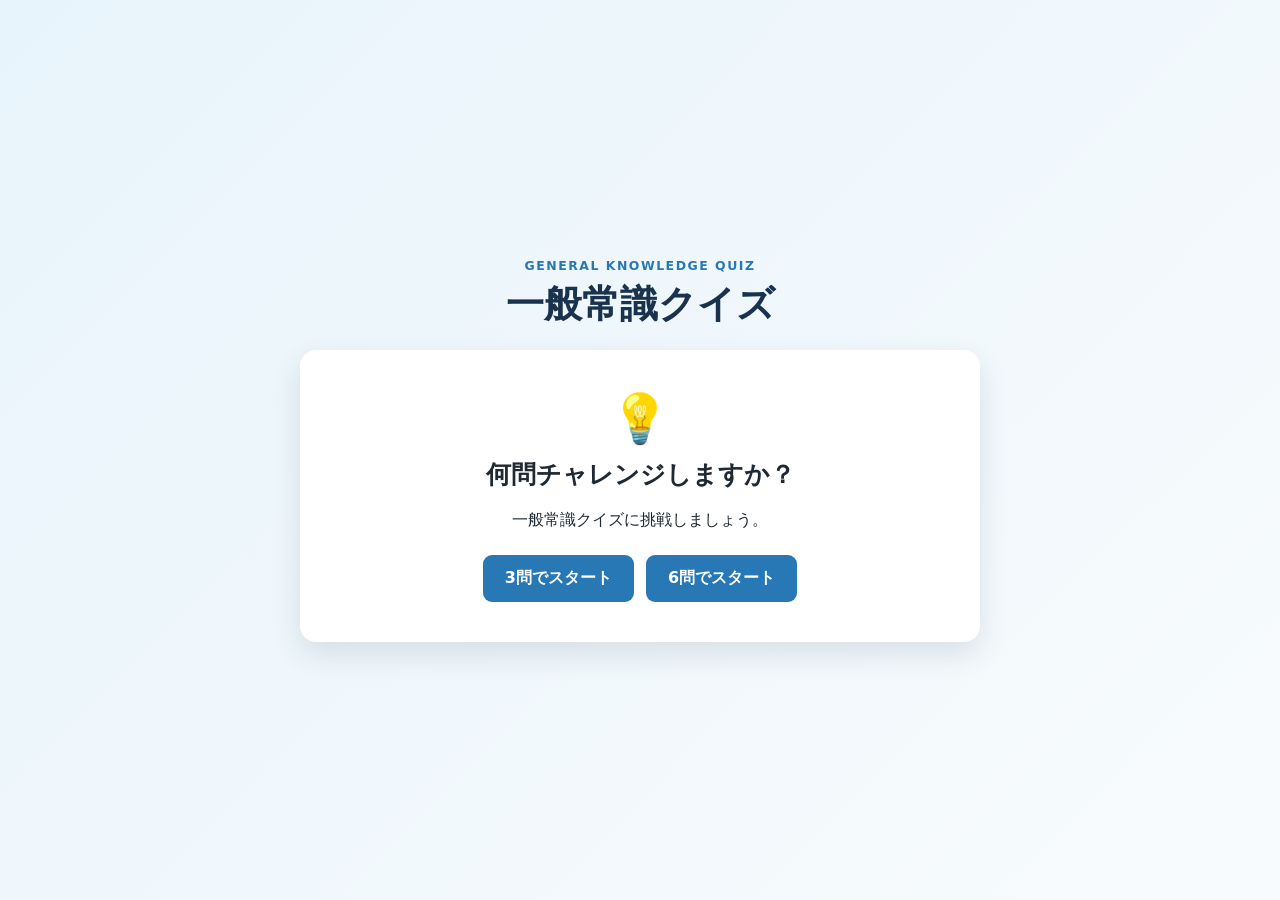
<file: index.html>
<!DOCTYPE html>
<html lang="ja">
  <head>
    <meta charset="UTF-8" />
    <meta name="viewport" content="width=device-width, initial-scale=1.0" />
    <meta name="description" content="一般常識を楽しく学べる4択クイズアプリ" />
    <title>一般常識クイズ</title>
    <link rel="stylesheet" href="style.css" />
  </head>
  <body>
    <main class="quiz-container">
      <header class="quiz-header">
        <p class="eyebrow">GENERAL KNOWLEDGE QUIZ</p>
        <h1>一般常識クイズ</h1>
        <p id="progress" class="progress" aria-live="polite"></p>
      </header>

      <section id="start-screen" class="quiz-card start-screen" aria-labelledby="start-title">
        <p class="start-mark" aria-hidden="true">💡</p>
        <h2 id="start-title">何問チャレンジしますか？</h2>
        <p>一般常識クイズに挑戦しましょう。</p>
        <div class="start-buttons">
          <button class="primary-button start-button" type="button" data-question-count="3">3問でスタート</button>
          <button class="primary-button start-button" type="button" data-question-count="6">6問でスタート</button>
        </div>
      </section>

      <section id="quiz-screen" class="quiz-card" aria-labelledby="question" hidden>
        <h2 id="question"></h2>
        <div id="choices" class="choices" role="group" aria-label="回答の選択肢"></div>
        <div id="feedback" class="feedback" aria-live="polite" hidden></div>
        <button id="next-button" class="primary-button" type="button" hidden>次の問題へ</button>
      </section>

      <section id="result-screen" class="quiz-card result" aria-labelledby="result-title" hidden>
        <p class="result-mark" aria-hidden="true">🏆</p>
        <h2 id="result-title">クイズ終了！</h2>
        <p id="score" class="score" aria-live="polite"></p>
        <p id="score-message"></p>
        <div class="restart-buttons">
          <button class="primary-button restart-button" type="button" data-question-count="3">3問でもう一度挑戦する</button>
          <button class="primary-button restart-button" type="button" data-question-count="6">6問でもう一度挑戦する</button>
        </div>
      </section>
    </main>

    <script src="script.js"></script>
  </body>
</html>
</file>
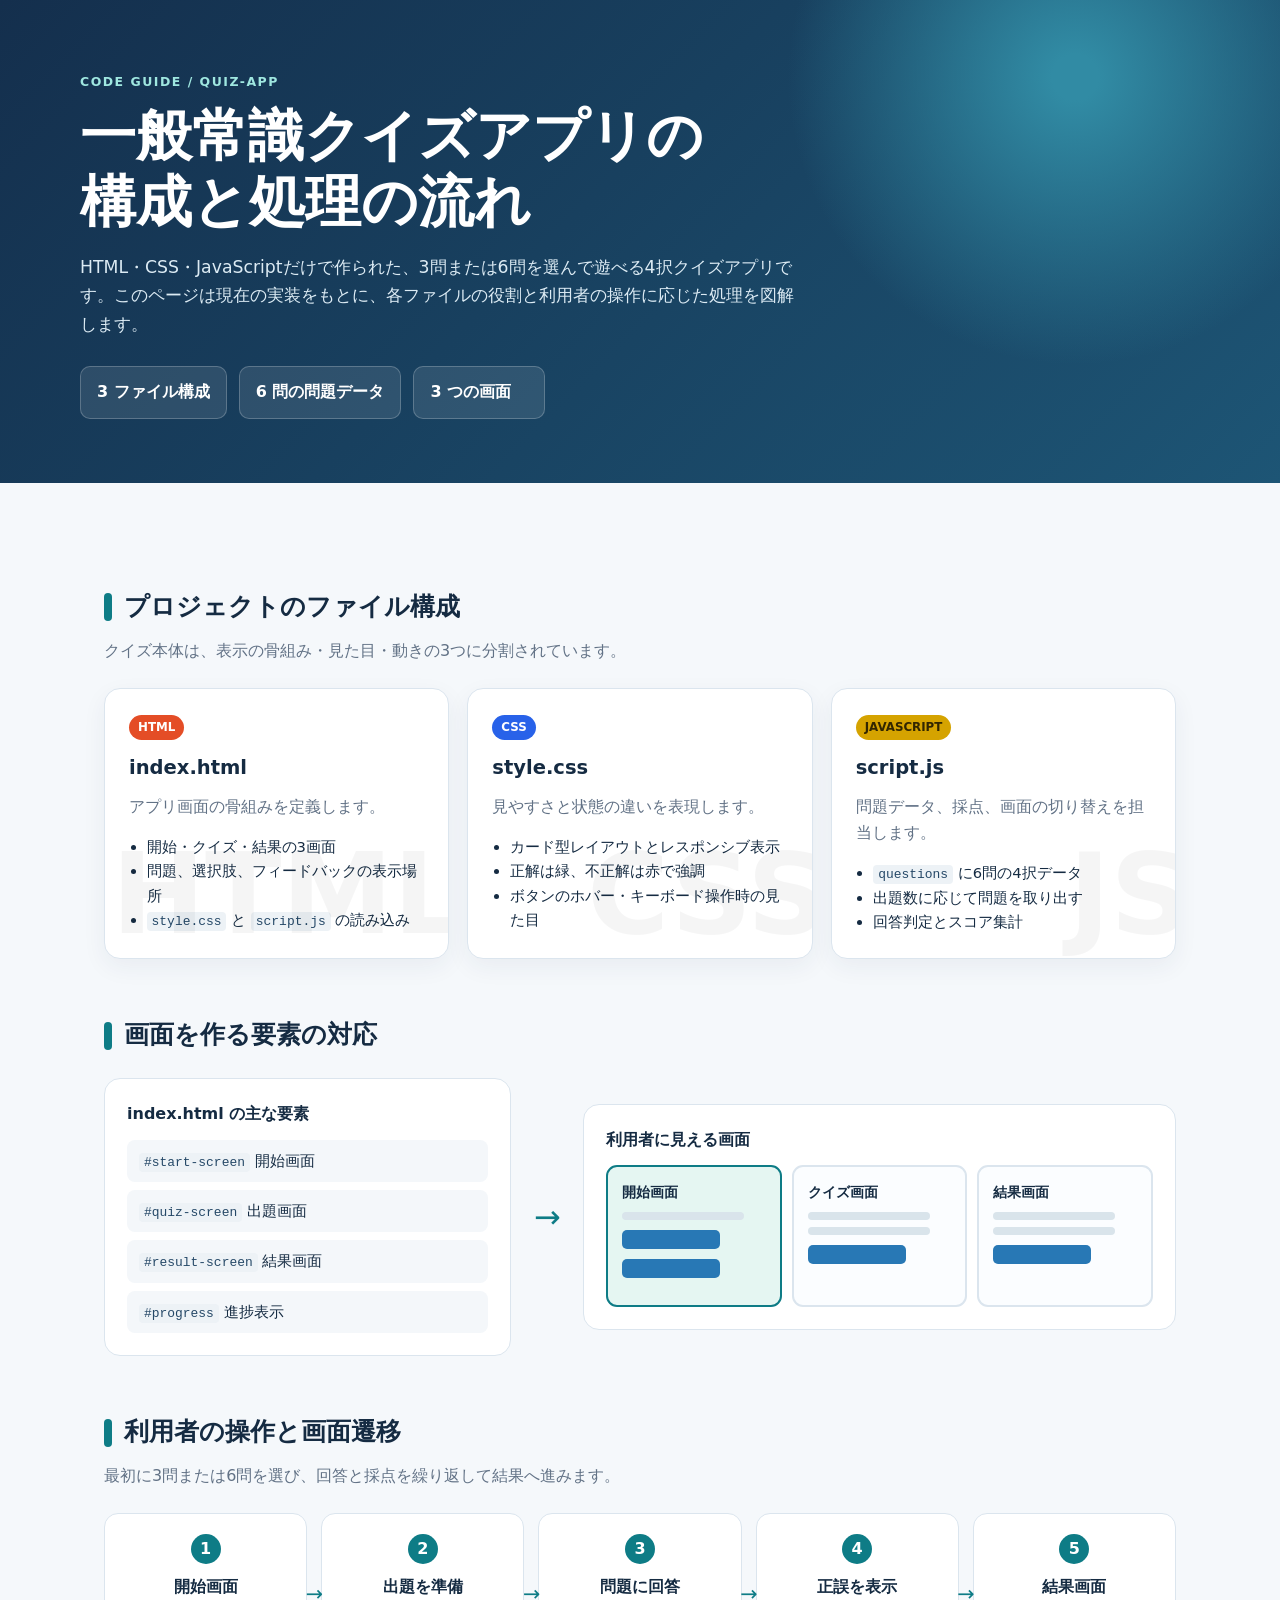
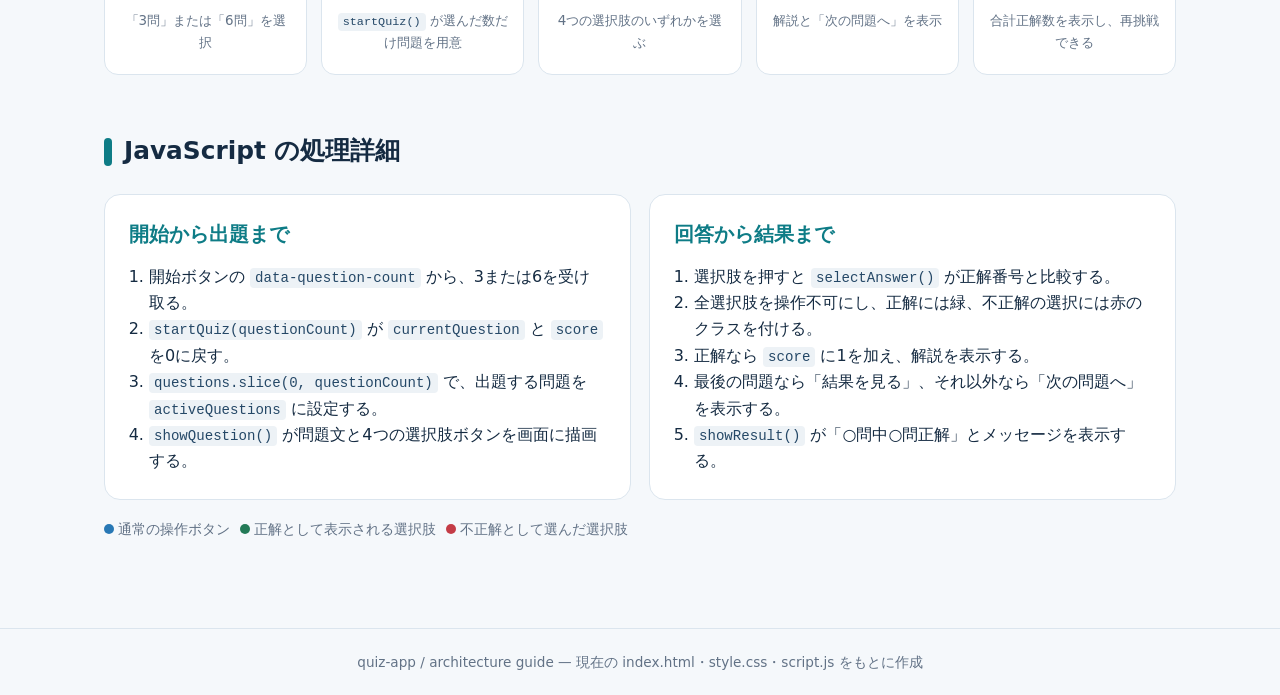
<file: docs/architecture.html>
<!DOCTYPE html>
<html lang="ja">
  <head>
    <meta charset="UTF-8" />
    <meta name="viewport" content="width=device-width, initial-scale=1.0" />
    <title>quiz-app | コード構成と処理の流れ</title>
    <style>
      :root { --ink:#152b42; --muted:#627286; --line:#dbe5ee; --page:#f5f8fb; --card:#fff; --html:#e44d26; --css:#2862e9; --js:#d5a300; --accent:#0e7c86; --mint:#e5f6f2; }
      * { box-sizing: border-box; }
      html { scroll-behavior: smooth; }
      body { margin:0; color:var(--ink); background:var(--page); font-family:system-ui,-apple-system,"Hiragino Kaku Gothic ProN","Yu Gothic",sans-serif; line-height:1.65; }
      .hero { padding:72px 24px 64px; color:#fff; background:radial-gradient(circle at 84% 16%,#318ba4 0 2%,transparent 25%),linear-gradient(135deg,#142f4d,#1d5575); }
      .wrap { width:min(1120px,100%); margin:auto; }
      .eyebrow { margin:0 0 10px; color:#9fe7e0; letter-spacing:.12em; font-size:.78rem; font-weight:800; }
      h1 { margin:0; font-size:clamp(2rem,5vw,3.5rem); line-height:1.18; }
      .lead { max-width:720px; margin:18px 0 0; color:#dcebf4; font-size:1.08rem; }
      .stats { display:flex; flex-wrap:wrap; gap:12px; margin-top:28px; }
      .stat { min-width:132px; padding:12px 16px; border:1px solid rgb(255 255 255 / .22); border-radius:10px; background:rgb(255 255 255 / .1); font-weight:700; }
      main { padding:48px 24px 72px; }
      section { margin-top:56px; }
      h2 { display:flex; align-items:center; gap:12px; margin:0 0 22px; font-size:1.55rem; }
      h2::before { width:8px; height:28px; border-radius:5px; background:var(--accent); content:""; }
      .section-note { margin:-12px 0 24px; color:var(--muted); }
      .file-grid { display:grid; grid-template-columns:repeat(3,1fr); gap:18px; }
      .file-card { position:relative; min-height:244px; padding:24px; overflow:hidden; border:1px solid var(--line); border-radius:16px; background:var(--card); box-shadow:0 8px 24px rgb(26 56 84 / .06); }
      .file-card::after { position:absolute; right:-16px; bottom:-28px; color:rgb(0 0 0 / .04); font-size:7rem; font-weight:900; content:attr(data-kind); }
      .file-label { display:inline-block; margin-bottom:12px; padding:3px 9px; border-radius:999px; color:#fff; font-size:.74rem; font-weight:800; }
      .html { background:var(--html); }.css { background:var(--css); }.js { background:var(--js); color:#312600; }
      h3 { margin:0 0 9px; font-size:1.22rem; }
      .file-card p { margin:0; color:var(--muted); }
      .file-card ul { margin:15px 0 0; padding-left:1.1rem; font-size:.92rem; }
      .map { display:grid; grid-template-columns:1.1fr 48px 1.6fr; align-items:center; gap:12px; }
      .source, .app-area { padding:22px; border:1px solid var(--line); border-radius:16px; background:var(--card); }
      .source strong, .app-area strong { display:block; margin-bottom:12px; }
      .source-item { margin-top:8px; padding:9px 12px; border-radius:8px; background:#f4f7fa; font-size:.92rem; }
      .arrow { color:var(--accent); font-size:2rem; text-align:center; }
      .screens { display:grid; grid-template-columns:repeat(3,1fr); gap:10px; }
      .screen { min-height:142px; padding:14px; border:2px solid var(--line); border-radius:11px; background:#fbfdff; }
      .screen.active { border-color:var(--accent); background:var(--mint); }
      .screen-title { display:block; margin-bottom:8px; font-size:.86rem; font-weight:800; }
      .mini-line { width:85%; height:8px; margin:7px 0; border-radius:99px; background:#d9e4eb; }
      .mini-btn { width:68%; height:19px; margin-top:10px; border-radius:5px; background:#2878b5; }
      .flow { display:grid; grid-template-columns:repeat(5,1fr); gap:14px; align-items:stretch; }
      .step { position:relative; padding:20px 15px; border:1px solid var(--line); border-radius:14px; background:var(--card); text-align:center; }
      .step-num { display:grid; place-items:center; width:30px; height:30px; margin:0 auto 10px; border-radius:50%; color:#fff; background:var(--accent); font-weight:800; }
      .step h3 { font-size:1rem; }.step p { margin:6px 0 0; color:var(--muted); font-size:.84rem; }
      .step:not(:last-child)::after { position:absolute; z-index:1; top:50%; right:-17px; color:var(--accent); font-size:1.3rem; content:"→"; transform:translateY(-50%); }
      .logic { display:grid; grid-template-columns:1fr 1fr; gap:18px; }
      .logic-card { padding:24px; border-radius:16px; background:var(--card); border:1px solid var(--line); }
      .logic-card h3 { color:var(--accent); }
      .logic-card ol { margin:12px 0 0; padding-left:1.25rem; }
      code { padding:2px 5px; border-radius:4px; background:#edf2f6; color:#254867; font-family:ui-monospace,Consolas,monospace; font-size:.88em; }
      .legend { display:flex; flex-wrap:wrap; gap:10px; margin-top:18px; color:var(--muted); font-size:.9rem; }.dot { display:inline-block; width:10px; height:10px; margin-right:4px; border-radius:50%; }.correct { background:#237a57; }.incorrect { background:#c43c46; }.normal { background:#2878b5; }
      footer { padding:22px; border-top:1px solid var(--line); color:var(--muted); text-align:center; font-size:.85rem; }
      @media (max-width:800px) { .file-grid,.logic { grid-template-columns:1fr; }.flow { grid-template-columns:1fr; }.step:not(:last-child)::after { top:auto; right:auto; bottom:-23px; left:50%; transform:translateX(-50%) rotate(90deg); }.map { grid-template-columns:1fr; }.arrow { transform:rotate(90deg); }.screens { grid-template-columns:1fr; }.screen { min-height:92px; } }
    </style>
  </head>
  <body>
    <header class="hero">
      <div class="wrap">
        <p class="eyebrow">CODE GUIDE / QUIZ-APP</p>
        <h1>一般常識クイズアプリの<br>構成と処理の流れ</h1>
        <p class="lead">HTML・CSS・JavaScriptだけで作られた、3問または6問を選んで遊べる4択クイズアプリです。このページは現在の実装をもとに、各ファイルの役割と利用者の操作に応じた処理を図解します。</p>
        <div class="stats"><span class="stat">3 ファイル構成</span><span class="stat">6 問の問題データ</span><span class="stat">3 つの画面</span></div>
      </div>
    </header>

    <main class="wrap">
      <section>
        <h2>プロジェクトのファイル構成</h2>
        <p class="section-note">クイズ本体は、表示の骨組み・見た目・動きの3つに分割されています。</p>
        <div class="file-grid">
          <article class="file-card" data-kind="HTML"><span class="file-label html">HTML</span><h3>index.html</h3><p>アプリ画面の骨組みを定義します。</p><ul><li>開始・クイズ・結果の3画面</li><li>問題、選択肢、フィードバックの表示場所</li><li><code>style.css</code> と <code>script.js</code> の読み込み</li></ul></article>
          <article class="file-card" data-kind="CSS"><span class="file-label css">CSS</span><h3>style.css</h3><p>見やすさと状態の違いを表現します。</p><ul><li>カード型レイアウトとレスポンシブ表示</li><li>正解は緑、不正解は赤で強調</li><li>ボタンのホバー・キーボード操作時の見た目</li></ul></article>
          <article class="file-card" data-kind="JS"><span class="file-label js">JAVASCRIPT</span><h3>script.js</h3><p>問題データ、採点、画面の切り替えを担当します。</p><ul><li><code>questions</code> に6問の4択データ</li><li>出題数に応じて問題を取り出す</li><li>回答判定とスコア集計</li></ul></article>
        </div>
      </section>

      <section>
        <h2>画面を作る要素の対応</h2>
        <div class="map">
          <div class="source"><strong>index.html の主な要素</strong><div class="source-item"><code>#start-screen</code> 開始画面</div><div class="source-item"><code>#quiz-screen</code> 出題画面</div><div class="source-item"><code>#result-screen</code> 結果画面</div><div class="source-item"><code>#progress</code> 進捗表示</div></div>
          <div class="arrow" aria-hidden="true">→</div>
          <div class="app-area"><strong>利用者に見える画面</strong><div class="screens"><div class="screen active"><span class="screen-title">開始画面</span><div class="mini-line"></div><div class="mini-btn"></div><div class="mini-btn"></div></div><div class="screen"><span class="screen-title">クイズ画面</span><div class="mini-line"></div><div class="mini-line"></div><div class="mini-btn"></div></div><div class="screen"><span class="screen-title">結果画面</span><div class="mini-line"></div><div class="mini-line"></div><div class="mini-btn"></div></div></div></div>
        </div>
      </section>

      <section>
        <h2>利用者の操作と画面遷移</h2>
        <p class="section-note">最初に3問または6問を選び、回答と採点を繰り返して結果へ進みます。</p>
        <div class="flow"><article class="step"><div class="step-num">1</div><h3>開始画面</h3><p>「3問」または「6問」を選択</p></article><article class="step"><div class="step-num">2</div><h3>出題を準備</h3><p><code>startQuiz()</code> が選んだ数だけ問題を用意</p></article><article class="step"><div class="step-num">3</div><h3>問題に回答</h3><p>4つの選択肢のいずれかを選ぶ</p></article><article class="step"><div class="step-num">4</div><h3>正誤を表示</h3><p>解説と「次の問題へ」を表示</p></article><article class="step"><div class="step-num">5</div><h3>結果画面</h3><p>合計正解数を表示し、再挑戦できる</p></article></div>
      </section>

      <section>
        <h2>JavaScript の処理詳細</h2>
        <div class="logic">
          <article class="logic-card"><h3>開始から出題まで</h3><ol><li>開始ボタンの <code>data-question-count</code> から、3または6を受け取る。</li><li><code>startQuiz(questionCount)</code> が <code>currentQuestion</code> と <code>score</code> を0に戻す。</li><li><code>questions.slice(0, questionCount)</code> で、出題する問題を <code>activeQuestions</code> に設定する。</li><li><code>showQuestion()</code> が問題文と4つの選択肢ボタンを画面に描画する。</li></ol></article>
          <article class="logic-card"><h3>回答から結果まで</h3><ol><li>選択肢を押すと <code>selectAnswer()</code> が正解番号と比較する。</li><li>全選択肢を操作不可にし、正解には緑、不正解の選択には赤のクラスを付ける。</li><li>正解なら <code>score</code> に1を加え、解説を表示する。</li><li>最後の問題なら「結果を見る」、それ以外なら「次の問題へ」を表示する。</li><li><code>showResult()</code> が「○問中○問正解」とメッセージを表示する。</li></ol></article>
        </div>
        <p class="legend"><span><i class="dot normal"></i>通常の操作ボタン</span><span><i class="dot correct"></i>正解として表示される選択肢</span><span><i class="dot incorrect"></i>不正解として選んだ選択肢</span></p>
      </section>
    </main>
    <footer>quiz-app / architecture guide — 現在の index.html・style.css・script.js をもとに作成</footer>
  </body>
</html>
</file>
<file: style.css>
:root {
  --navy: #19324d;
  --blue: #2878b5;
  --pale-blue: #edf6fc;
  --green: #237a57;
  --red: #c43c46;
  --border: #d4e0e9;
  --text: #1f2933;
}

* { box-sizing: border-box; }

body {
  margin: 0;
  min-height: 100vh;
  display: grid;
  place-items: center;
  padding: 24px;
  color: var(--text);
  font-family: system-ui, -apple-system, "Hiragino Kaku Gothic ProN", "Yu Gothic", sans-serif;
  background: linear-gradient(135deg, #e8f4fb, #f8fbfd);
}

.quiz-container { width: min(100%, 680px); }

.quiz-header { text-align: center; margin-bottom: 20px; }
.eyebrow { margin: 0; color: var(--blue); font-size: .78rem; font-weight: 700; letter-spacing: .12em; }
h1 { margin: 6px 0 10px; color: var(--navy); font-size: clamp(1.8rem, 5vw, 2.4rem); }
.progress { margin: 0; font-weight: 700; color: #52616f; }

.quiz-card {
  padding: clamp(24px, 5vw, 40px);
  background: #fff;
  border-radius: 16px;
  box-shadow: 0 12px 30px rgb(25 50 77 / 12%);
}

h2 { margin: 0 0 26px; font-size: clamp(1.25rem, 3.5vw, 1.55rem); line-height: 1.65; }
.choices { display: grid; gap: 12px; }

.choice-button {
  width: 100%;
  padding: 15px 18px;
  border: 2px solid var(--border);
  border-radius: 10px;
  color: var(--text);
  background: #fff;
  text-align: left;
  font: inherit;
  cursor: pointer;
  transition: border-color .15s, background-color .15s, transform .15s;
}
.choice-button:hover:not(:disabled) { border-color: var(--blue); background: var(--pale-blue); transform: translateY(-1px); }
.choice-button:focus-visible, .primary-button:focus-visible { outline: 3px solid #f5ad42; outline-offset: 3px; }
.choice-button:disabled { cursor: default; }
.choice-button.correct { border-color: var(--green); background: #e8f6ef; color: #145237; font-weight: 700; }
.choice-button.incorrect { border-color: var(--red); background: #fcecee; color: #922b33; }

.feedback { margin: 24px 0 0; padding: 15px 18px; border-radius: 10px; line-height: 1.7; }
.feedback.correct { background: #e8f6ef; border-left: 5px solid var(--green); }
.feedback.incorrect { background: #fcecee; border-left: 5px solid var(--red); }

.primary-button {
  display: block;
  margin: 24px 0 0 auto;
  padding: 13px 22px;
  border: 0;
  border-radius: 9px;
  color: #fff;
  background: var(--blue);
  font: inherit;
  font-weight: 700;
  cursor: pointer;
}
.primary-button:hover { background: #1d6297; }

.result, .start-screen { text-align: center; }
.start-mark { margin: 0 0 8px; font-size: 3rem; }
.start-screen > p:not(.start-mark) { margin: -12px 0 0; }
.start-buttons, .restart-buttons { display: flex; justify-content: center; gap: 12px; margin-top: 24px; }
.start-buttons .primary-button, .restart-buttons .primary-button { margin: 0; }
.result-mark { margin: 0 0 8px; font-size: 3rem; }
.result h2 { margin-bottom: 12px; }
.score { margin: 0; color: var(--blue); font-size: clamp(1.6rem, 5vw, 2.1rem); font-weight: 800; }

@media (max-width: 480px) {
  body { padding: 16px; }
  .quiz-card { border-radius: 12px; }
  .primary-button { width: 100%; }
  .start-buttons, .restart-buttons { flex-direction: column; }
}
</file>
